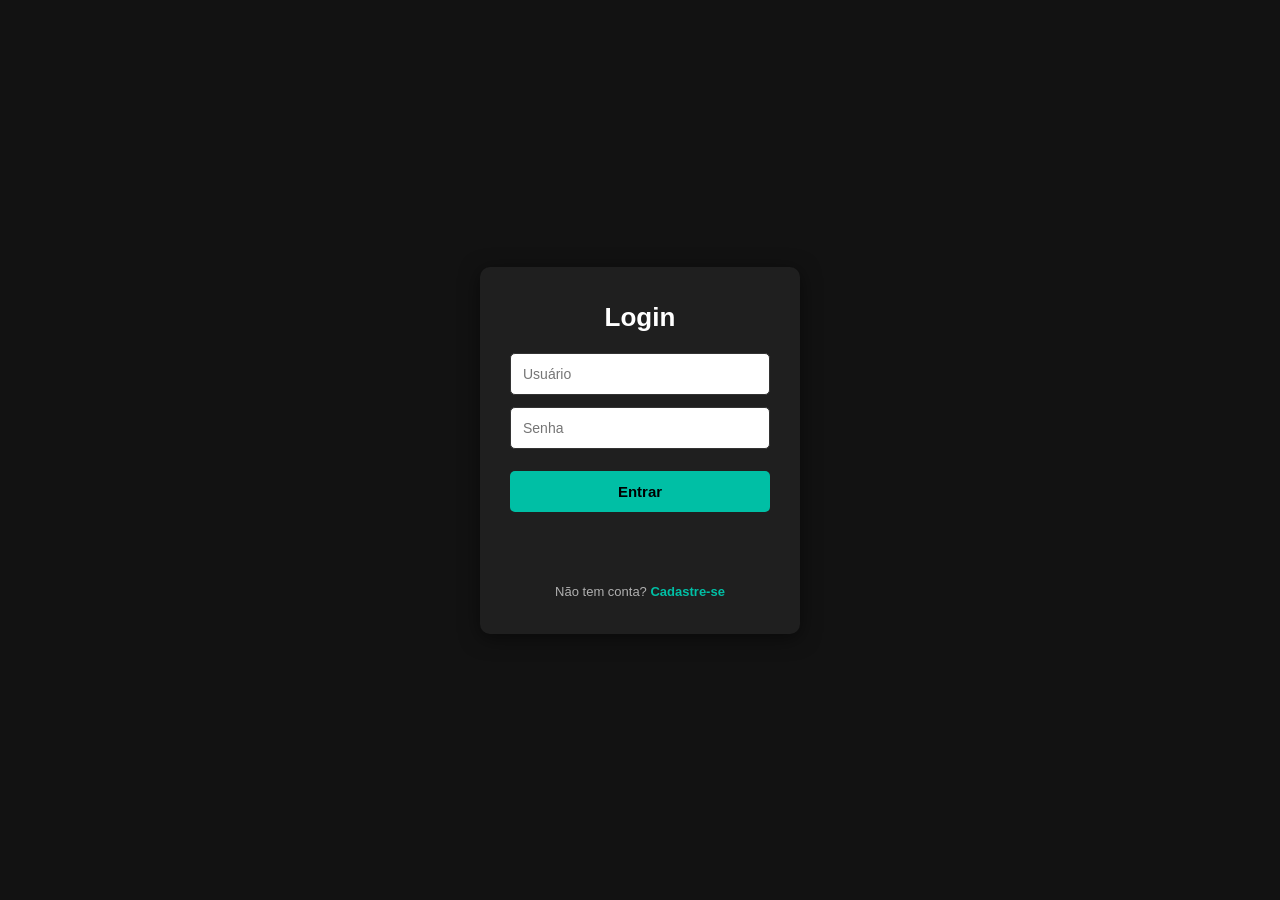
<file: index.html>
<!DOCTYPE html>
<html lang="pt-BR">
<head>
    <meta charset="UTF-8">
    <meta name="viewport" content="width=device-width, initial-scale=1.0">
    <title>Tela de Login</title>
   <link rel="stylesheet" href="style.css?v=99">
</head>
<body>
    <div class="login-container">
        <h1>Login</h1>
        <form id="loginForm">
            <input type="text" id="usuario" placeholder="Usuário">
            <input type="password" id="senha" placeholder="Senha">
            <button type="submit">Entrar</button>
            <p id="mensagem"></p>
            
            <!-- Texto adicionado -->
            <p class="link-cadastro">
                Não tem conta? <a href="cadastro.html">Cadastre-se</a>
            </p>
            
        </form>
    </div>
    <script src="script.js"></script>
</body>
</html>
</file>
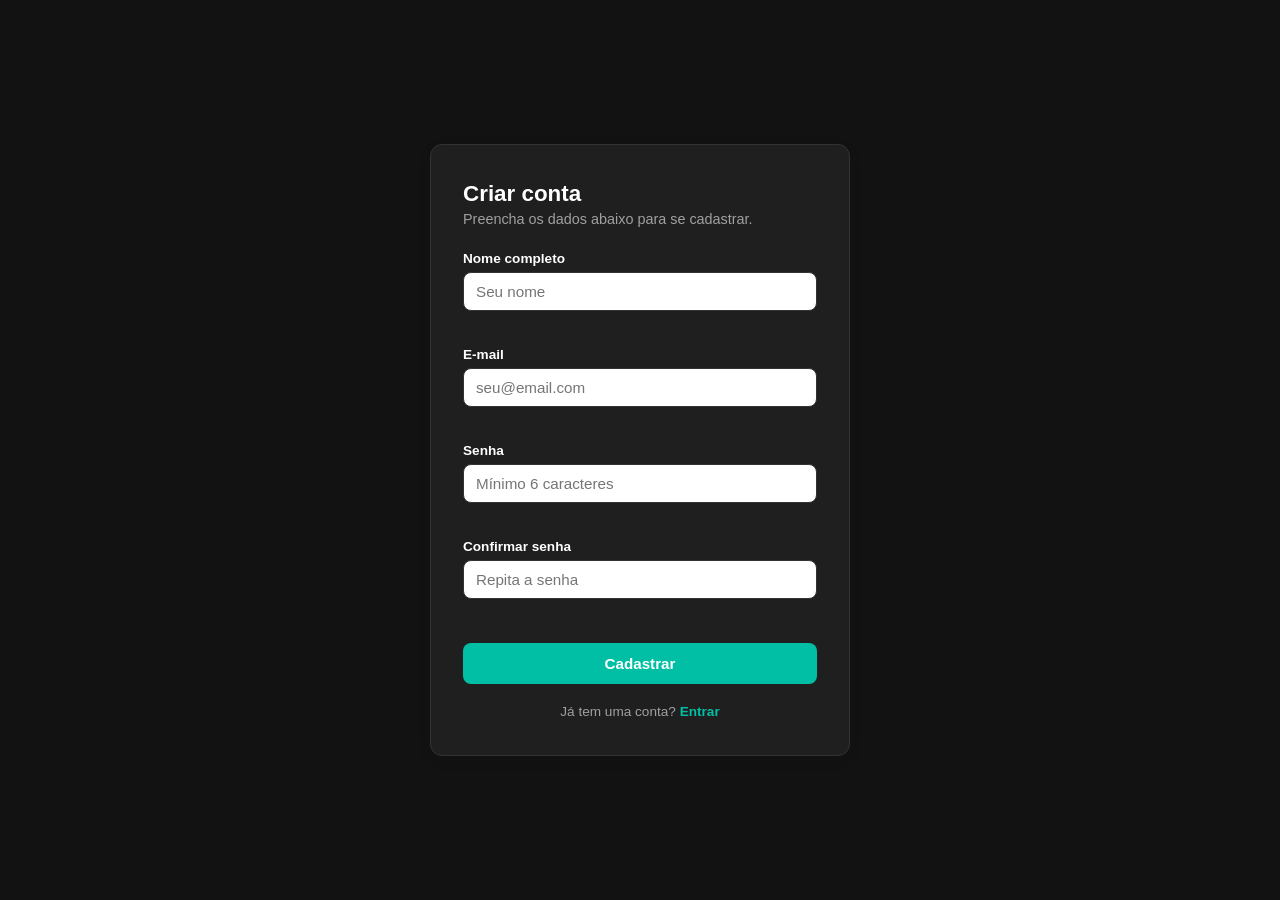
<file: cadastro.html>
<!DOCTYPE html>
<html lang="pt-BR">
<head>
<meta charset="UTF-8">
<meta name="viewport" content="width=device-width, initial-scale=1.0">
<title>Cadastro de Usuário</title>
<style>
:root {
    --bg: #121212;               /* Fundo escuro da página */
    --accent: #00bfa5;           /* Botão ciano idêntico ao login */
    --accent-hover: #008f7a;
    --card-bg: #1f1f1f;          /* Card cinza escuro */
    --text-main: #ffffff;        /* Texto branco */
    --text-muted: #a0a0a0;       /* Texto secundário */
    --border: #333333;          /* Bordas sutis */
    --error: #ff5252;            /* Mensagens de erro */
    --success: #03dac6;
}
 
  * { box-sizing: border-box; }
 
  body {
    margin: 0;
    min-height: 100vh;
    font-family: "Segoe UI", Roboto, Arial, sans-serif;
    background: var(--bg);
    color: var(--text-main);
    display: flex;
    align-items: center;
    justify-content: center;
    padding: 24px;
  }
 
  .card {
    background: var(--card-bg);
    border: 1px solid var(--border);
    border-radius: 12px;
    padding: 36px 32px;
    width: 100%;
    max-width: 420px;
    box-shadow: 0 4px 16px rgba(0,0,0,0.06);
  }
 
  .card h1 {
    margin: 0 0 4px 0;
    font-size: 1.4rem;
  }
 
  .card p.subtitle {
    margin: 0 0 24px 0;
    color: var(--text-muted);
    font-size: 0.9rem;
  }
 
  form {
    display: flex;
    flex-direction: column;
    gap: 16px;
  }
 
  .field {
    display: flex;
    flex-direction: column;
    gap: 6px;
  }
 
  .field label {
    font-size: 0.85rem;
    font-weight: 600;
  }
 
  .field input {
    padding: 10px 12px;
    border: 1px solid var(--border);
    border-radius: 8px;
    font-size: 0.95rem;
    outline: none;
    transition: border-color 0.15s ease;
  }
 
  .field input:focus {
    border-color: var(--accent);
  }
 
  .field input.invalid {
    border-color: var(--error);
  }
 
  .field .error-msg {
    font-size: 0.78rem;
    color: var(--error);
    min-height: 14px;
  }
 
  .btn-submit {
    margin-top: 8px;
    background: var(--accent);
    color: #fff;
    border: none;
    border-radius: 8px;
    padding: 12px;
    font-size: 0.95rem;
    font-weight: 600;
    cursor: pointer;
    transition: background 0.15s ease;
  }
 
  .btn-submit:hover {
    background: var(--accent-hover);
  }
 
  .btn-submit:disabled {
    opacity: 0.6;
    cursor: not-allowed;
  }
 
  .status-msg {
    margin-top: 14px;
    font-size: 0.88rem;
    text-align: center;
    display: none;
  }
 
  .status-msg.success {
    color: var(--success);
    display: block;
  }
 
  .status-msg.error {
    color: var(--error);
    display: block;
  }
 
  .login-link {
    margin-top: 20px;
    text-align: center;
    font-size: 0.85rem;
    color: var(--text-muted);
  }
 
  .login-link a {
    color: var(--accent);
    text-decoration: none;
    font-weight: 600;
  }
 
  .login-link a:hover {
    text-decoration: underline;
  }
</style>
</head>
<body>
 
  <div class="card">
    <h1>Criar conta</h1>
    <p class="subtitle">Preencha os dados abaixo para se cadastrar.</p>
 
    <form id="cadastroForm" novalidate>
      <div class="field">
        <label for="nome">Nome completo</label>
        <input type="text" id="nome" name="nome" placeholder="Seu nome" autocomplete="name">
        <span class="error-msg" id="erroNome"></span>
      </div>
 
      <div class="field">
        <label for="email">E-mail</label>
        <input type="email" id="email" name="email" placeholder="seu@email.com" autocomplete="email">
        <span class="error-msg" id="erroEmail"></span>
      </div>
 
      <div class="field">
        <label for="senha">Senha</label>
        <input type="password" id="senha" name="senha" placeholder="Mínimo 6 caracteres" autocomplete="new-password">
        <span class="error-msg" id="erroSenha"></span>
      </div>
 
      <div class="field">
        <label for="confirmarSenha">Confirmar senha</label>
        <input type="password" id="confirmarSenha" name="confirmarSenha" placeholder="Repita a senha" autocomplete="new-password">
        <span class="error-msg" id="erroConfirmarSenha"></span>
      </div>
 
      <button type="submit" class="btn-submit" id="btnSubmit">Cadastrar</button>
 
      <div class="status-msg" id="statusMsg"></div>
    </form>
 
    <div class="login-link">
      Já tem uma conta? <a href="index.html">Entrar</a>
    </div>
  </div>
 
  <script>
    const form = document.getElementById("cadastroForm");
    const statusMsg = document.getElementById("statusMsg");
    const btnSubmit = document.getElementById("btnSubmit");
 
    const campos = {
      nome: document.getElementById("nome"),
      email: document.getElementById("email"),
      senha: document.getElementById("senha"),
      confirmarSenha: document.getElementById("confirmarSenha"),
    };
 
    function limparErro(campo) {
      campo.classList.remove("invalid");
      document.getElementById("erro" + capitalize(campo.name)).textContent = "";
    }
 
    function mostrarErro(campo, mensagem) {
      campo.classList.add("invalid");
      document.getElementById("erro" + capitalize(campo.name)).textContent = mensagem;
    }
 
    function capitalize(str) {
      return str.charAt(0).toUpperCase() + str.slice(1);
    }
 
    function validarEmail(email) {
      return /^[^\s@]+@[^\s@]+\.[^\s@]+$/.test(email);
    }
 
    function usuarioJaExiste(email) {
      const usuarios = JSON.parse(localStorage.getItem("usuariosCadastrados") || "[]");
      return usuarios.some(u => u.email.toLowerCase() === email.toLowerCase());
    }
 
    function salvarUsuario(usuario) {
      const usuarios = JSON.parse(localStorage.getItem("usuariosCadastrados") || "[]");
      usuarios.push(usuario);
      localStorage.setItem("usuariosCadastrados", JSON.stringify(usuarios));
    }
 
    form.addEventListener("submit", function (e) {
      e.preventDefault();
 
      Object.values(campos).forEach(limparErro);
      statusMsg.className = "status-msg";
      statusMsg.textContent = "";
 
      let valido = true;
 
      const nome = campos.nome.value.trim();
      const email = campos.email.value.trim();
      const senha = campos.senha.value;
      const confirmarSenha = campos.confirmarSenha.value;
 
      if (nome.length < 3) {
        mostrarErro(campos.nome, "Informe seu nome completo.");
        valido = false;
      }
 
      if (!validarEmail(email)) {
        mostrarErro(campos.email, "Informe um e-mail válido.");
        valido = false;
      } else if (usuarioJaExiste(email)) {
        mostrarErro(campos.email, "Este e-mail já está cadastrado.");
        valido = false;
      }
 
      if (senha.length < 6) {
        mostrarErro(campos.senha, "A senha deve ter ao menos 6 caracteres.");
        valido = false;
      }
 
      if (confirmarSenha !== senha || confirmarSenha === "") {
        mostrarErro(campos.confirmarSenha, "As senhas não coincidem.");
        valido = false;
      }
 
      if (!valido) return;
 
      // Simulação de cadastro local.
      // Troque por uma chamada real à API/backend quando integrar.
      btnSubmit.disabled = true;
      btnSubmit.textContent = "Cadastrando...";
 
      setTimeout(() => {
        salvarUsuario({ nome, email, senha });
        localStorage.setItem("usuarioLogado", JSON.stringify({ nome }));
        localStorage.setItem("ultimoAcesso", new Date().toLocaleString("pt-BR"));
 
        statusMsg.classList.add("success");
        statusMsg.textContent = "Cadastro realizado com sucesso! Redirecionando...";
 
        setTimeout(() => {
          window.location.href = "dashboard.html";
        }, 1200);
      }, 600);
    });
  </script>
 
</body>
</html>
</file>
<file: style.css>
/* =========================================================
   1. RESET E CONFIGURAÇÕES GERAIS
   ========================================================= */
* {
    box-sizing: border-box;
    margin: 0;
    padding: 0;
}

body {
    font-family: Arial, sans-serif;
    background-color: #121212; /* Tema escuro obrigatório */
    color: #ffffff;
    display: flex;
    justify-content: center;
    align-items: center;
    min-height: 100vh;
    padding: 20px;
}

/* =========================================================
   2. CARD/CONTAINER PRINCIPAL (Login e Cadastro)
   ========================================================= */
.login-container, .card {
    background-color: #1f1f1f;
    padding: 35px 30px;
    border-radius: 10px;
    box-shadow: 0 4px 20px rgba(0, 0, 0, 0.5);
    width: 100%;
    max-width: 320px;
    text-align: center;
}

/* Títulos */
h1 {
    font-size: 26px;
    font-weight: bold;
    margin-bottom: 20px;
    color: #ffffff;
}

p.subtitle {
    font-size: 13px;
    color: #a0a0a0;
    margin-bottom: 20px;
}

/* =========================================================
   3. FORMULÁRIOS E INPUTS
   ========================================================= */
form {
    display: flex;
    flex-direction: column;
    gap: 12px;
}

.field {
    display: flex;
    flex-direction: column;
    text-align: left;
    gap: 4px;
}

.field label {
    font-size: 12px;
    color: #cccccc;
    font-weight: bold;
}

input {
    width: 100%;
    padding: 12px;
    border: 1px solid #333333;
    border-radius: 5px;
    background-color: #ffffff;
    color: #000000;
    font-size: 14px;
    outline: none;
}

input:focus {
    border-color: #00bfa5;
}

/* =========================================================
   4. BOTÕES
   ========================================================= */
button, .btn-submit {
    width: 100%;
    padding: 12px;
    background-color: #00bfa5 !important; /* Cor ciano idêntica à imagem */
    color: #000000 !important;
    border: none;
    border-radius: 5px;
    font-size: 15px;
    font-weight: bold;
    cursor: pointer;
    transition: background-color 0.2s ease;
    margin-top: 10px;
}

button:hover, .btn-submit:hover {
    background-color: #008f7a !important;
}

/* =========================================================
   5. MENSAGENS DE ERRO E SUCESSO
   ========================================================= */
#mensagem, .status-msg, .error-msg {
    margin-top: 12px;
    font-size: 13px;
    font-weight: bold;
    min-height: 16px;
}

#mensagem {
    color: #ff5252; /* Cor padrão de erro */
}

.error-msg {
    color: #ff5252;
    font-size: 11px;
}

/* =========================================================
   6. LINKS DE NAVEGAÇÃO ("Cadastre-se" / "Entrar")
   ========================================================= */
.link-cadastro, .login-link {
    margin-top: 20px;
    font-size: 13px;
    color: #b0b0b0 !important;
}

/* Garante que o link sobressaia o azul padrão do navegador */
.link-cadastro a, 
.login-link a, 
a {
    color: #00bfa5 !important;
    text-decoration: none !important;
    font-weight: bold;
}

.link-cadastro a:hover, 
.login-link a:hover, 
a:hover {
    text-decoration: underline !important;
}
</file>
